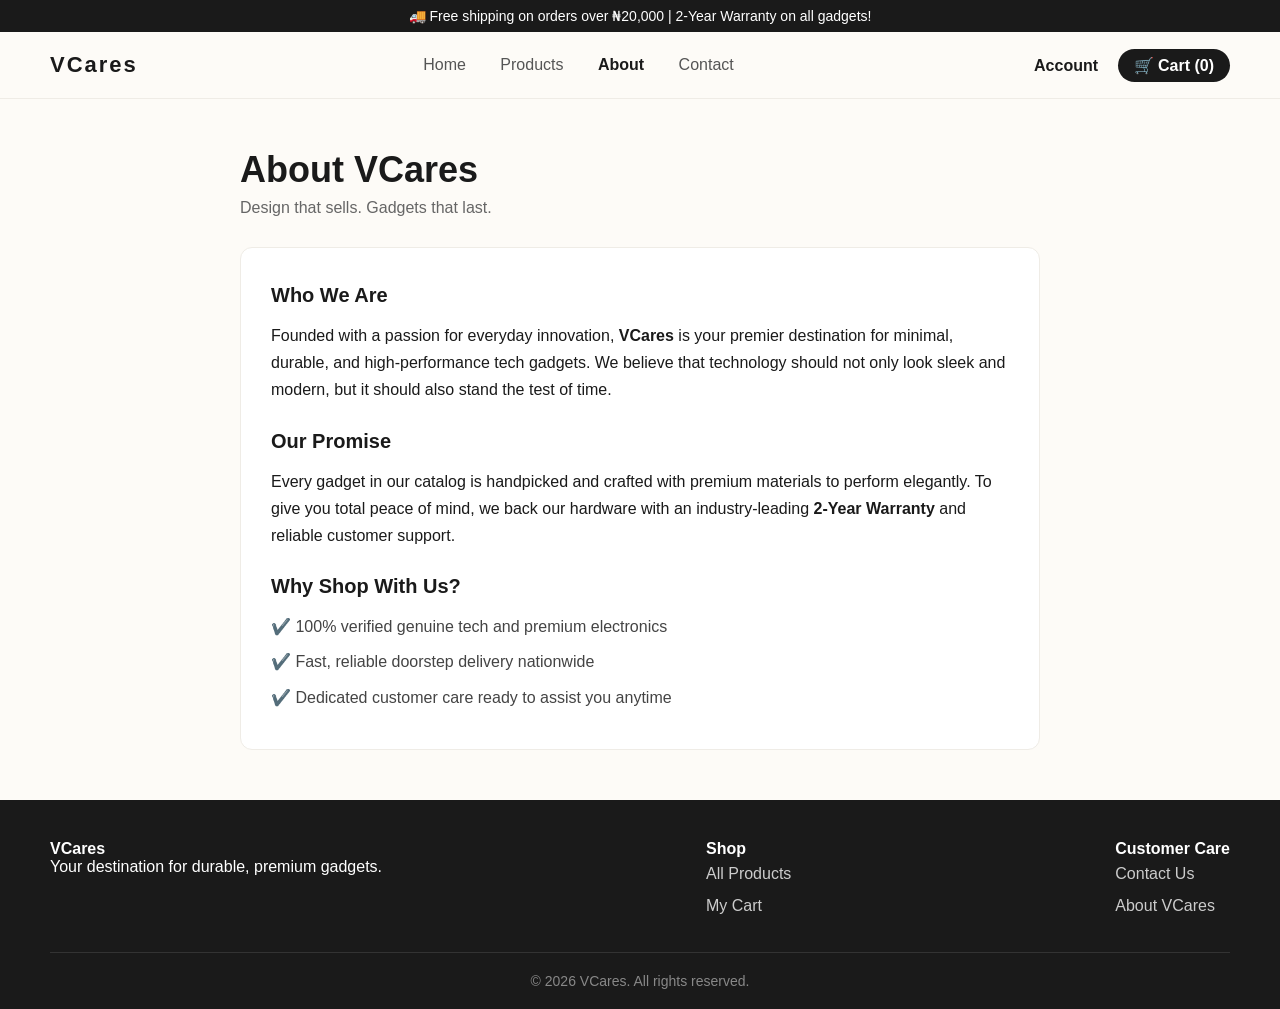
<file: about.html>
<!DOCTYPE html>
<html lang="en">
<head>
  <meta charset="UTF-8" />
  <meta name="viewport" content="width=device-width, initial-scale=1.0" />
  <title>About Us | VCares</title>
  <link rel="stylesheet" href="style.css" />
</head>
<body>

  <!-- TOP ANNOUNCEMENT BAR -->
  <div id="top-bar">
    <p>🚚 Free shipping on orders over ₦20,000 | 2-Year Warranty on all gadgets!</p>
  </div>

  <!-- MAIN HEADER / NAVIGATION BAR -->
  <header id="main-header">
    <div id="logo">
      <a href="index.html">VCares</a>
    </div>

    <nav id="nav-menu">
      <a href="index.html">Home</a>
      <a href="products.html">Products</a>
      <a href="about.html" class="active">About</a>
      <a href="contact.html">Contact</a>
    </nav>

    <div id="header-actions">
      <a href="account.html" id="account-btn">Account</a>
      <a href="cart.html" id="cart-btn">
        🛒 Cart (<span id="cart-count">0</span>)
      </a>
    </div>
  </header>

  <!-- ABOUT PAGE CONTENT -->
  <section class="page-container">
    <h1>About VCares</h1>
    <p class="subtitle">Design that sells. Gadgets that last.</p>
    
    <div class="content-box">
      <h3>Who We Are</h3>
      <p>
        Founded with a passion for everyday innovation, <strong>VCares</strong> is your premier destination for minimal, durable, and high-performance tech gadgets. We believe that technology should not only look sleek and modern, but it should also stand the test of time.
      </p>

      <h3>Our Promise</h3>
      <p>
        Every gadget in our catalog is handpicked and crafted with premium materials to perform elegantly. To give you total peace of mind, we back our hardware with an industry-leading <strong>2-Year Warranty</strong> and reliable customer support.
      </p>

      <h3>Why Shop With Us?</h3>
      <ul class="about-list">
        <li>✔️ 100% verified genuine tech and premium electronics</li>
        <li>✔️ Fast, reliable doorstep delivery nationwide</li>
        <li>✔️ Dedicated customer care ready to assist you anytime</li>
      </ul>
    </div>
  </section>

  <!-- FOOTER -->
  <footer id="main-footer">
    <div id="footer-links">
      <div>
        <h4>VCares</h4>
        <p>Your destination for durable, premium gadgets.</p>
      </div>
      <div>
        <h4>Shop</h4>
        <a href="products.html">All Products</a><br>
        <a href="cart.html">My Cart</a>
      </div>
      <div>
        <h4>Customer Care</h4>
        <a href="contact.html">Contact Us</a><br>
        <a href="about.html">About VCares</a>
      </div>
    </div>
    <div id="footer-bottom">
      <p>&copy; 2026 VCares. All rights reserved.</p>
    </div>
  </footer>

  <script src="main.js"></script>
</body>
</html>
</file>
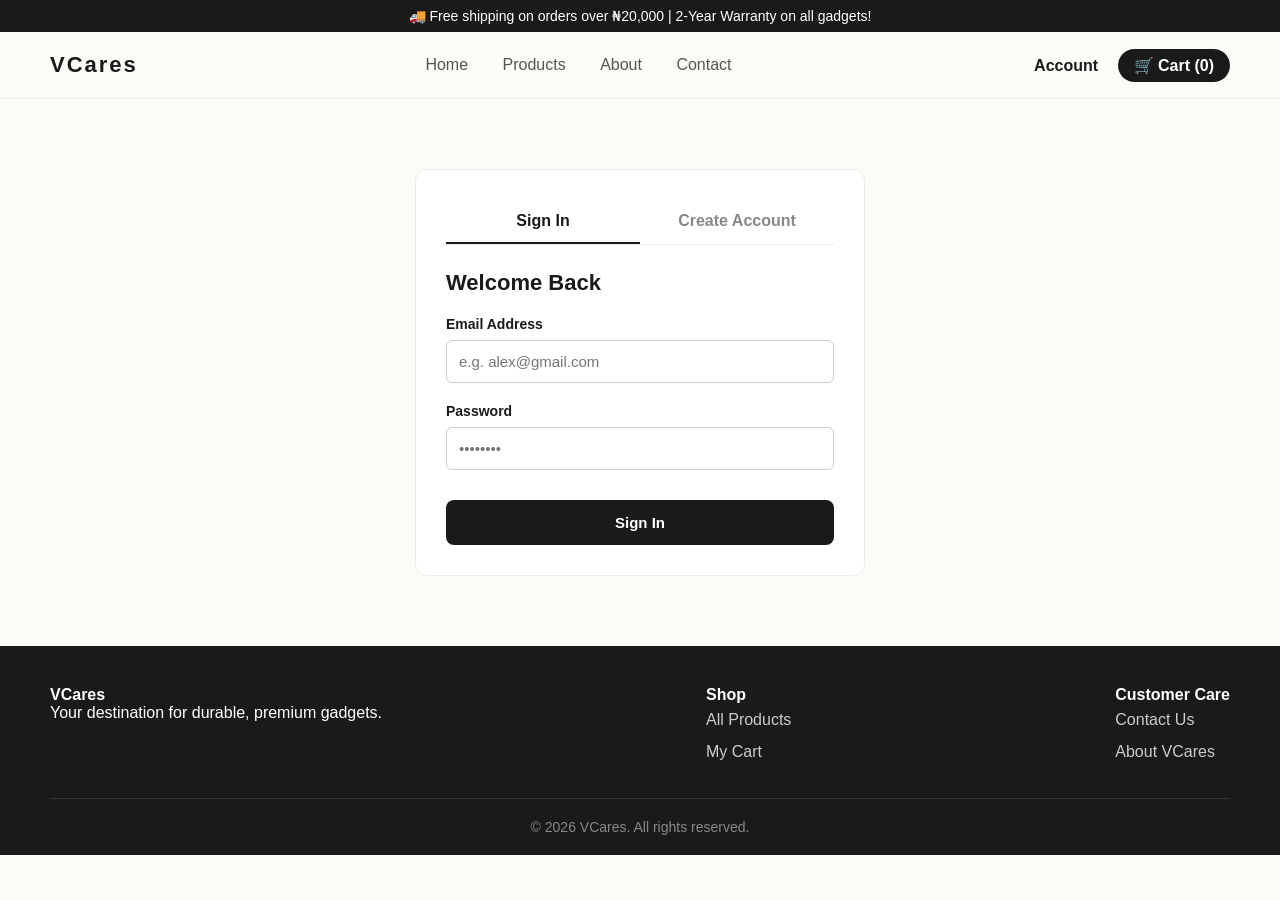
<file: account.html>
<!DOCTYPE html>
<html lang="en">
<head>
  <meta charset="UTF-8" />
  <meta name="viewport" content="width=device-width, initial-scale=1.0" />
  <title>Account | VCares</title>
  <link rel="stylesheet" href="style.css" />
</head>
<body>

  <!-- TOP ANNOUNCEMENT BAR -->
  <div id="top-bar">
    <p>🚚 Free shipping on orders over ₦20,000 | 2-Year Warranty on all gadgets!</p>
  </div>

  <!-- MAIN HEADER / NAVIGATION BAR -->
  <header id="main-header">
    <div id="logo">
      <a href="index.html">VCares</a>
    </div>

    <nav id="nav-menu">
      <a href="index.html">Home</a>
      <a href="products.html">Products</a>
      <a href="about.html">About</a>
      <a href="contact.html">Contact</a>
    </nav>

    <div id="header-actions">
      <a href="account.html" id="account-btn" class="active">Account</a>
      <a href="cart.html" id="cart-btn">
        🛒 Cart (<span id="cart-count">0</span>)
      </a>
    </div>
  </header>

  <!-- ACCOUNT PAGE CONTAINER -->
  <section class="page-container">

    <!-- VIEW 1: AUTHENTICATION -->
    <div id="auth-container">
      <div class="auth-tabs">
        <button id="tab-login" class="auth-tab-btn active" type="button" onclick="switchAuthTab('login')">Sign In</button>
        <button id="tab-register" class="auth-tab-btn" type="button" onclick="switchAuthTab('register')">Create Account</button>
      </div>

      <!-- Sign In Form -->
      <form id="login-form" class="auth-form">
        <h2>Welcome Back</h2>
        <div class="form-group">
          <label for="login-email">Email Address</label>
          <input type="email" id="login-email" placeholder="e.g. alex@gmail.com" required />
        </div>
        <div class="form-group">
          <label for="login-password">Password</label>
          <input type="password" id="login-password" placeholder="••••••••" required />
        </div>
        <button type="submit" class="auth-submit-btn">Sign In</button>
      </form>

      <!-- Register Form -->
      <form id="register-form" class="auth-form">
        <h2>Create an Account</h2>
        <div class="form-group">
          <label for="reg-name">Full Name</label>
          <input type="text" id="reg-name" placeholder="John Doe" required />
        </div>
        <div class="form-group">
          <label for="reg-email">Email Address</label>
          <input type="email" id="reg-email" placeholder="e.g. alex@gmail.com" required />
        </div>
        <div class="form-group">
          <label for="reg-phone">Phone Number</label>
          <input type="tel" id="reg-phone" placeholder="08012345678" required />
        </div>
        <div class="form-group">
          <label for="reg-password">Password</label>
          <input type="password" id="reg-password" placeholder="••••••••" required />
        </div>
        <button type="submit" class="auth-submit-btn">Create Account</button>
      </form>
    </div>

    <!-- VIEW 2: LOGGED-IN DASHBOARD -->
    <div id="dashboard-container" style="display: none;">
      <div class="dashboard-header">
        <h1>My Account</h1>
        <button class="logout-btn" type="button" onclick="handleLogout()">Sign Out</button>
      </div>
      <p class="subtitle">Manage your profile details and view order history.</p>

      <div id="account-grid">
        <div class="account-card">
          <h3>Profile Information</h3>
          <div id="account-info">
            <!-- Filled dynamically by account.js -->
          </div>
        </div>

        <div class="account-card">
          <h3>Recent Orders</h3>
          <div id="order-history">
            <!-- Filled dynamically by account.js -->
          </div>
        </div>
      </div>
    </div>

  </section>

  <!-- FOOTER -->
  <footer id="main-footer">
    <div id="footer-links">
      <div>
        <h4>VCares</h4>
        <p>Your destination for durable, premium gadgets.</p>
      </div>
      <div>
        <h4>Shop</h4>
        <a href="products.html">All Products</a><br>
        <a href="cart.html">My Cart</a>
      </div>
      <div>
        <h4>Customer Care</h4>
        <a href="contact.html">Contact Us</a><br>
        <a href="about.html">About VCares</a>
      </div>
    </div>
    <div id="footer-bottom">
      <p>&copy; 2026 VCares. All rights reserved.</p>
    </div>
  </footer>

  <script src="main.js"></script>
  <script src="account.js"></script>
</body>
</html>
</file>
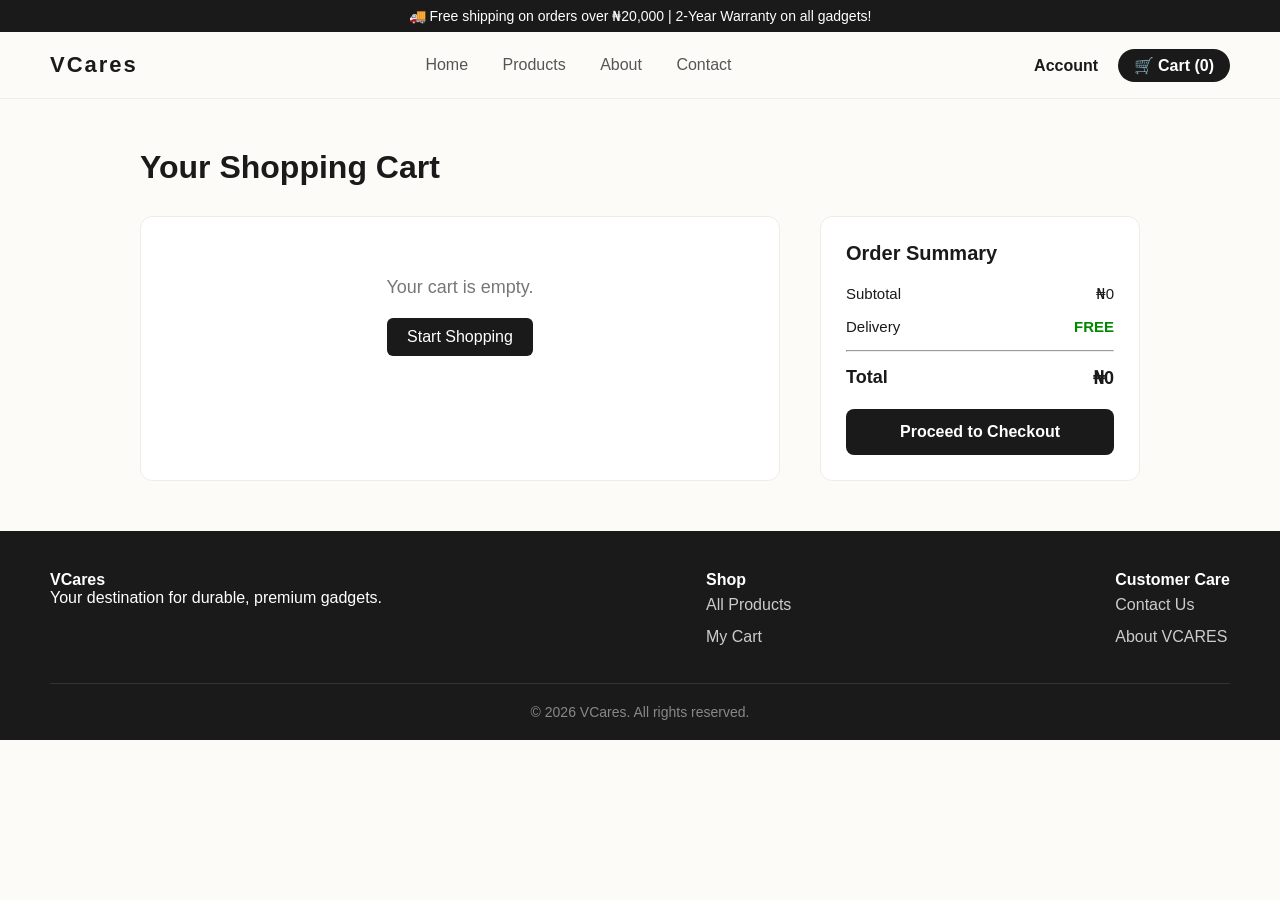
<file: cart.html>
<!DOCTYPE html>
<html lang="en">
<head>
  <meta charset="UTF-8" />
  <meta name="viewport" content="width=device-width, initial-scale=1.0" />
  <title>Shopping Cart | VCARES Store</title>
  <link rel="stylesheet" href="style.css" />
</head>
<body>

  <!-- TOP ANNOUNCEMENT BAR -->
  <div id="top-bar">
    <p>🚚 Free shipping on orders over ₦20,000 | 2-Year Warranty on all gadgets!</p>
  </div>

  <!-- MAIN HEADER / NAVIGATION BAR -->
  <header id="main-header">
    <div id="logo">
      <a href="index.html">VCares</a>
    </div>

    <nav id="nav-menu">
      <a href="index.html">Home</a>
      <a href="products.html">Products</a>
      <a href="about.html">About</a>
      <a href="contact.html">Contact</a>
    </nav>

    <div id="header-actions">
      <a href="account.html" id="account-btn">Account</a>
      <a href="cart.html" id="cart-btn" class="active">
        🛒 Cart (<span id="cart-count">0</span>)
      </a>
    </div>
  </header>

  <!-- CART PAGE CONTENT -->
  <section id="cart-section">
    <h1>Your Shopping Cart</h1>

    <div id="cart-container">
      <!-- CART ITEMS LIST -->
      <div id="cart-items-list">
        <!-- Filled dynamically by cart.js -->
      </div>

      <!-- ORDER SUMMARY CARD -->
      <div id="order-summary">
        <h2>Order Summary</h2>
        <div class="summary-row">
          <span>Subtotal</span>
          <span id="cart-subtotal">₦0</span>
        </div>
        <div class="summary-row">
          <span>Delivery</span>
          <span class="free-tag">FREE</span>
        </div>
        <hr />
        <div class="summary-row total-row">
          <span>Total</span>
          <span id="cart-grand-total">₦0</span>
        </div>
        <a href="checkout.html" id="proceed-checkout-btn">Proceed to Checkout</a>
      </div>
    </div>
  </section>

  <!-- FOOTER -->
  <footer id="main-footer">
    <div id="footer-links">
      <div>
        <h4>VCares</h4>
        <p>Your destination for durable, premium gadgets.</p>
      </div>
      <div>
        <h4>Shop</h4>
        <a href="products.html">All Products</a><br>
        <a href="cart.html">My Cart</a>
      </div>
      <div>
        <h4>Customer Care</h4>
        <a href="contact.html">Contact Us</a><br>
        <a href="about.html">About VCARES</a>
      </div>
    </div>
    <div id="footer-bottom">
      <p>&copy; 2026 VCares. All rights reserved.</p>
    </div>
  </footer>

  <script src="main.js"></script>
  <script src="cart.js"></script>
</body>
</html>
</file>
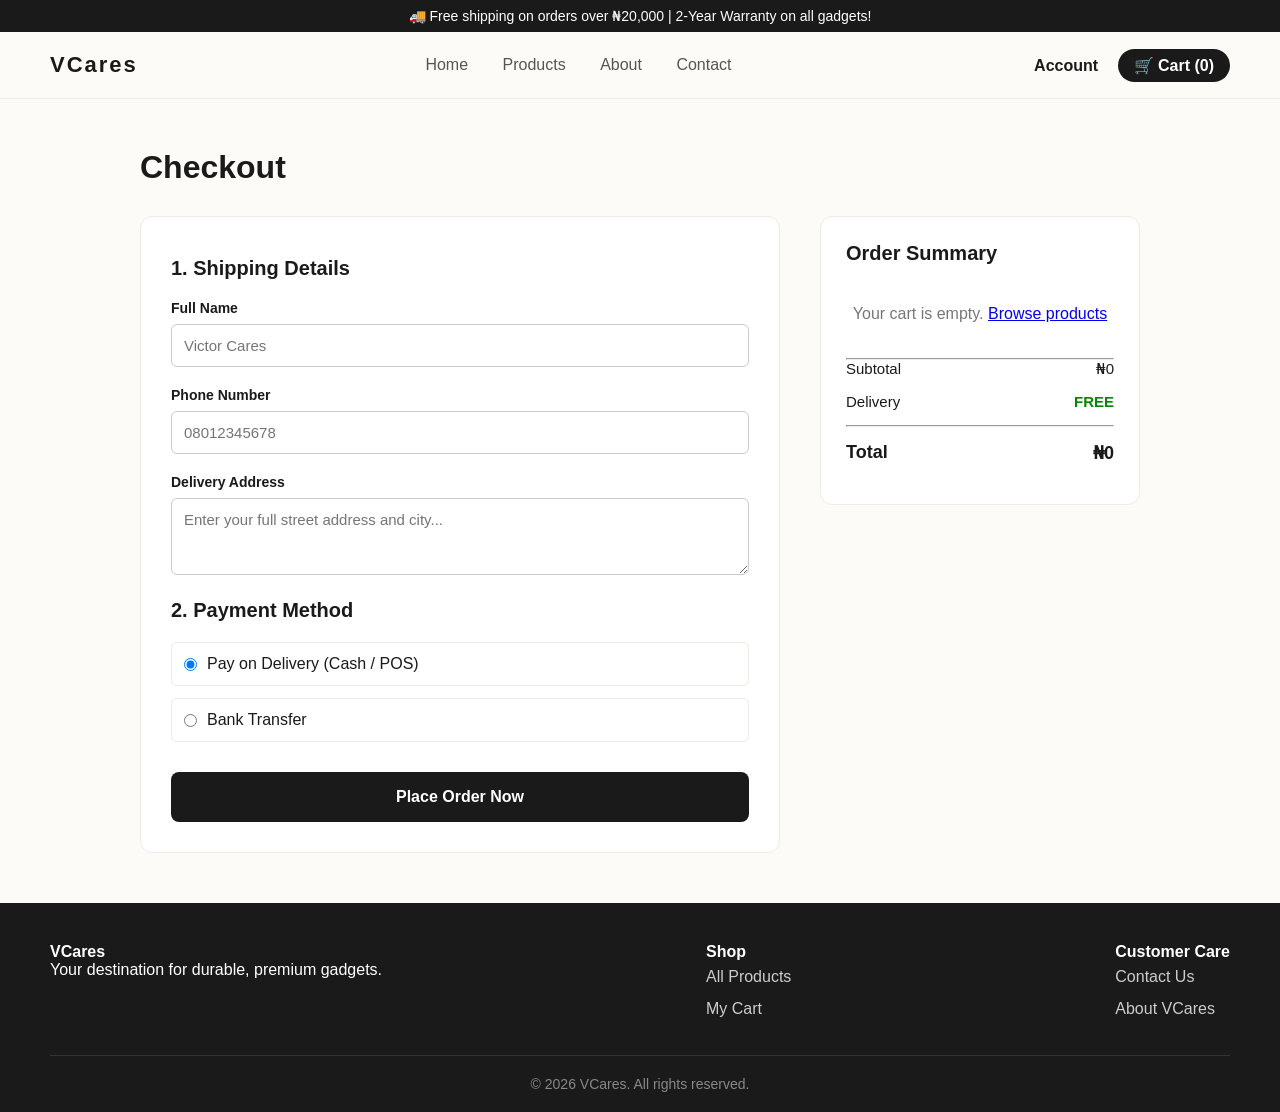
<file: checkout.html>
<!DOCTYPE html>
<html lang="en">
<head>
  <meta charset="UTF-8" />
  <meta name="viewport" content="width=device-width, initial-scale=1.0" />
  <title>Checkout | VCares</title>
  <link rel="stylesheet" href="style.css" />
</head>
<body>

  <!-- TOP ANNOUNCEMENT BAR -->
  <div id="top-bar">
    <p>🚚 Free shipping on orders over ₦20,000 | 2-Year Warranty on all gadgets!</p>
  </div>

  <!-- MAIN HEADER / NAVIGATION BAR -->
  <header id="main-header">
    <div id="logo">
      <a href="index.html">VCares</a>
    </div>

    <nav id="nav-menu">
      <a href="index.html">Home</a>
      <a href="products.html">Products</a>
      <a href="about.html">About</a>
      <a href="contact.html">Contact</a>
    </nav>

    <div id="header-actions">
      <a href="account.html" id="account-btn">Account</a>
      <a href="cart.html" id="cart-btn">
        🛒 Cart (<span id="cart-count">0</span>)
      </a>
    </div>
  </header>

  <!-- CHECKOUT SECTION -->
  <section id="checkout-section">
    <h1>Checkout</h1>

    <div id="checkout-container">
      <!-- SHIPPING FORM -->
      <form id="checkout-form" onsubmit="handleCheckout(event)">
        <h2>1. Shipping Details</h2>
        <div class="form-group">
          <label for="full-name">Full Name</label>
          <input type="text" id="full-name" placeholder="Victor Cares" required />
        </div>

        <div class="form-group">
          <label for="phone-number">Phone Number</label>
          <input type="tel" id="phone-number" placeholder="08012345678" required />
        </div>

        <div class="form-group">
          <label for="delivery-address">Delivery Address</label>
          <textarea id="delivery-address" rows="3" placeholder="Enter your full street address and city..." required></textarea>
        </div>

        <h2>2. Payment Method</h2>
        <div class="payment-options">
          <label class="payment-option">
            <input type="radio" name="payment" value="Pay on Delivery" checked />
            <span>Pay on Delivery (Cash / POS)</span>
          </label>
          <label class="payment-option">
            <input type="radio" name="payment" value="Bank Transfer" />
            <span>Bank Transfer</span>
          </label>
        </div>

        <button type="submit" id="place-order-btn">Place Order Now</button>
      </form>

      <!-- ORDER SUMMARY -->
      <div id="checkout-summary-card">
        <h2>Order Summary</h2>
        <div id="checkout-items-summary">
          <!-- Filled dynamically by checkout.js -->
        </div>
        <hr />
        <div class="summary-row">
          <span>Subtotal</span>
          <span id="checkout-subtotal">₦0</span>
        </div>
        <div class="summary-row">
          <span>Delivery</span>
          <span class="free-tag">FREE</span>
        </div>
        <hr />
        <div class="summary-row total-row">
          <span>Total</span>
          <span id="checkout-grand-total">₦0</span>
        </div>
      </div>
    </div>
  </section>

  <!-- FOOTER -->
  <footer id="main-footer">
    <div id="footer-links">
      <div>
        <h4>VCares</h4>
        <p>Your destination for durable, premium gadgets.</p>
      </div>
      <div>
        <h4>Shop</h4>
        <a href="products.html">All Products</a><br>
        <a href="cart.html">My Cart</a>
      </div>
      <div>
        <h4>Customer Care</h4>
        <a href="contact.html">Contact Us</a><br>
        <a href="about.html">About VCares</a>
      </div>
    </div>
    <div id="footer-bottom">
      <p>&copy; 2026 VCares. All rights reserved.</p>
    </div>
  </footer>

  <script src="main.js"></script>
  <script src="checkout.js"></script>
</body>
</html>
</file>
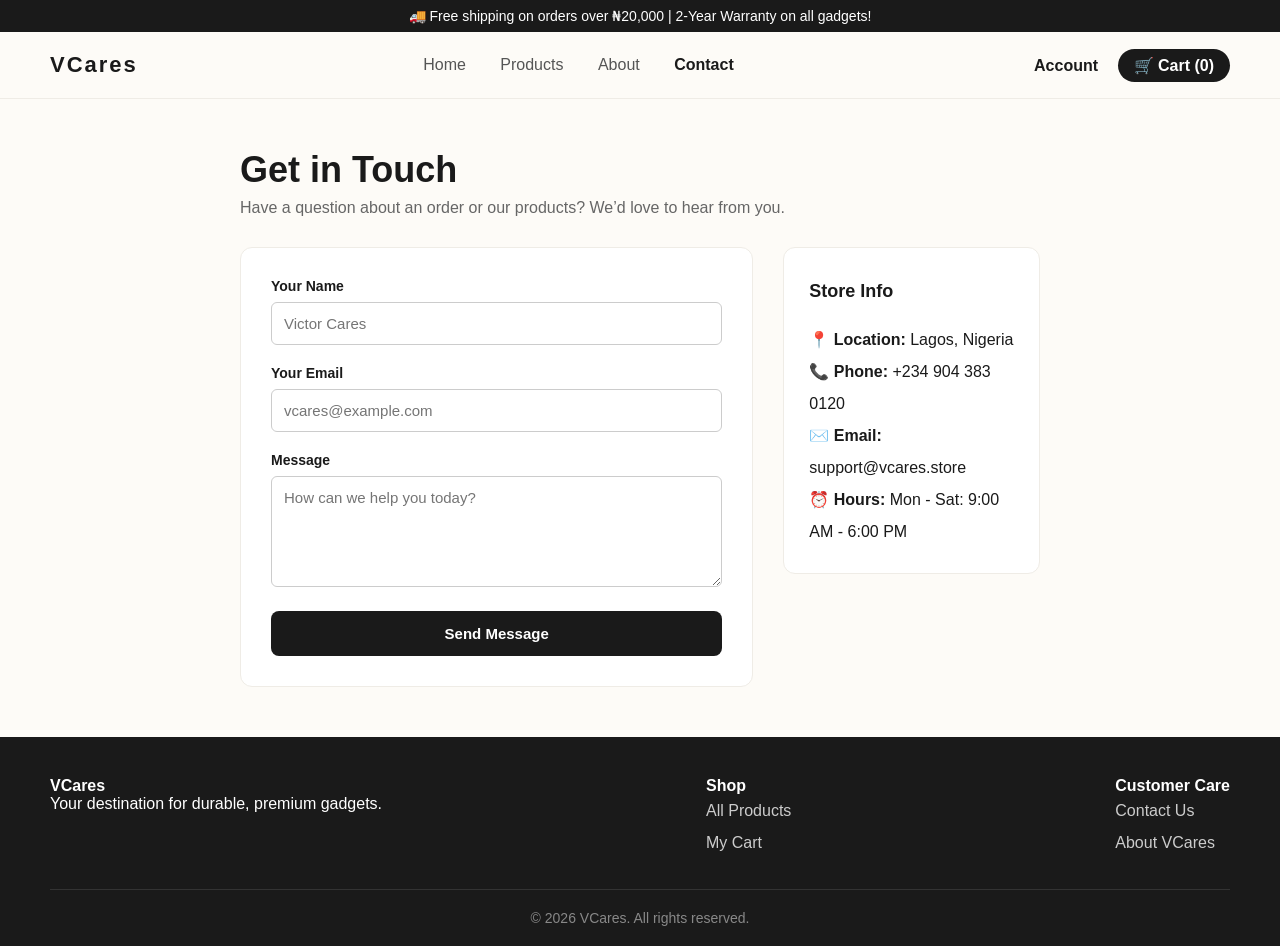
<file: contact.html>
<!DOCTYPE html>
<html lang="en">
<head>
  <meta charset="UTF-8" />
  <meta name="viewport" content="width=device-width, initial-scale=1.0" />
  <title>Contact Us | VCares</title>
  <link rel="stylesheet" href="style.css" />
</head>
<body>

  <!-- TOP ANNOUNCEMENT BAR -->
  <div id="top-bar">
    <p>🚚 Free shipping on orders over ₦20,000 | 2-Year Warranty on all gadgets!</p>
  </div>

  <!-- MAIN HEADER / NAVIGATION BAR -->
  <header id="main-header">
    <div id="logo">
      <a href="index.html">VCares</a>
    </div>

    <nav id="nav-menu">
      <a href="index.html">Home</a>
      <a href="products.html">Products</a>
      <a href="about.html">About</a>
      <a href="contact.html" class="active">Contact</a>
    </nav>

    <div id="header-actions">
      <a href="account.html" id="account-btn">Account</a>
      <a href="cart.html" id="cart-btn">
        🛒 Cart (<span id="cart-count">0</span>)
      </a>
    </div>
  </header>

  <!-- CONTACT PAGE CONTENT -->
  <section class="page-container">
    <h1>Get in Touch</h1>
    <p class="subtitle">Have a question about an order or our products? We’d love to hear from you.</p>

    <div class="contact-grid">
      <!-- Contact Form -->
      <form id="contact-form" onsubmit="handleContactSubmit(event)">
        <div class="form-group">
          <label for="contact-name">Your Name</label>
          <input type="text" id="contact-name" placeholder="Victor Cares" required />
        </div>

        <div class="form-group">
          <label for="contact-email">Your Email</label>
          <input type="email" id="contact-email" placeholder="vcares@example.com" required />
        </div>

        <div class="form-group">
          <label for="contact-message">Message</label>
          <textarea id="contact-message" rows="5" placeholder="How can we help you today?" required></textarea>
        </div>

        <button type="submit" id="send-msg-btn">Send Message</button>
      </form>

      <!-- Contact Info Box -->
      <div class="contact-info-card">
        <h3>Store Info</h3>
        <p><strong>📍 Location:</strong> Lagos, Nigeria</p>
        <p><strong>📞 Phone:</strong> +234 904 383 0120</p>
        <p><strong>✉️ Email:</strong> support@vcares.store</p>
        <p><strong>⏰ Hours:</strong> Mon - Sat: 9:00 AM - 6:00 PM</p>
      </div>
    </div>
  </section>

  <!-- FOOTER -->
  <footer id="main-footer">
    <div id="footer-links">
      <div>
        <h4>VCares</h4>
        <p>Your destination for durable, premium gadgets.</p>
      </div>
      <div>
        <h4>Shop</h4>
        <a href="products.html">All Products</a><br>
        <a href="cart.html">My Cart</a>
      </div>
      <div>
        <h4>Customer Care</h4>
        <a href="contact.html">Contact Us</a><br>
        <a href="about.html">About VCares</a>
      </div>
    </div>
    <div id="footer-bottom">
      <p>&copy; 2026 VCares. All rights reserved.</p>
    </div>
  </footer>

  <script>
    function handleContactSubmit(event) {
      event.preventDefault();
      alert("Thank you for reaching out! Your message has been sent successfully. We will get back to you soon.");
      document.getElementById('contact-form').reset();
    }
  </script>
  <script src="main.js"></script>
</body>
</html>
</file>
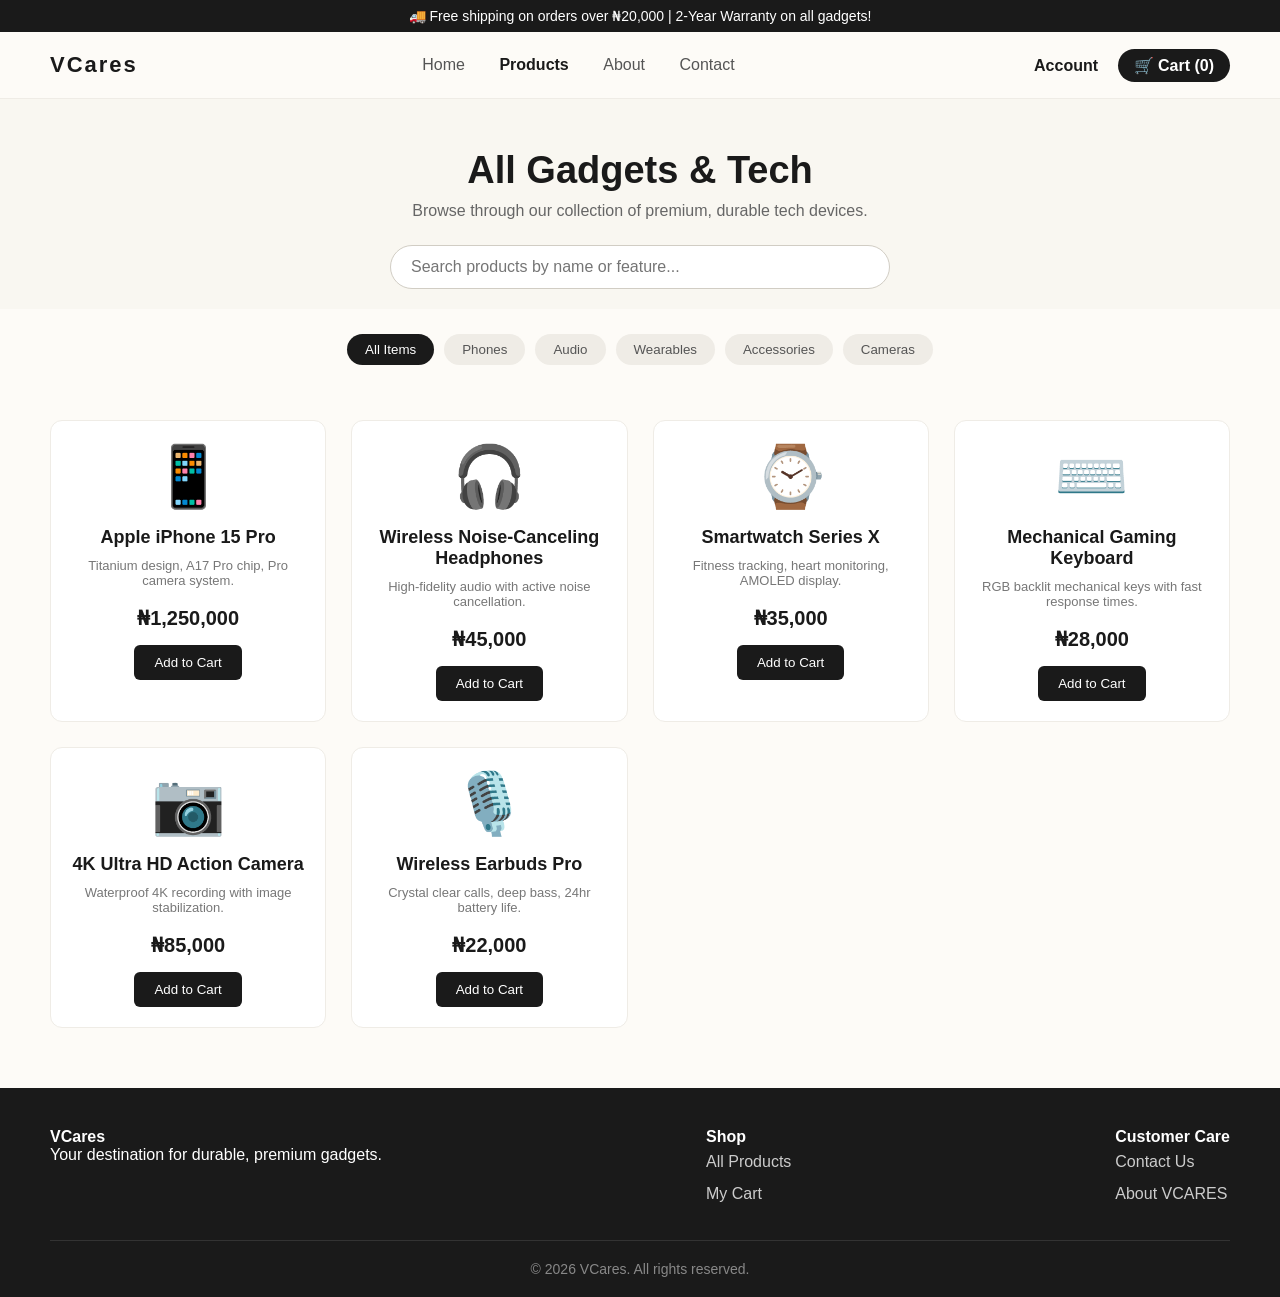
<file: products.html>
<!DOCTYPE html>
<html lang="en">
<head>
  <meta charset="UTF-8" />
  <meta name="viewport" content="width=device-width, initial-scale=1.0" />
  <title>All Products | VCARES Store</title>
  <link rel="stylesheet" href="style.css" />
</head>
<body>

  <!-- TOP ANNOUNCEMENT BAR -->
  <div id="top-bar">
    <p>🚚 Free shipping on orders over ₦20,000 | 2-Year Warranty on all gadgets!</p>
  </div>

  <!-- MAIN HEADER / NAVIGATION BAR -->
  <header id="main-header">
    <div id="logo">
      <a href="index.html">VCares</a>
    </div>

    <nav id="nav-menu">
      <a href="index.html">Home</a>
      <a href="products.html" class="active">Products</a>
      <a href="about.html">About</a>
      <a href="contact.html">Contact</a>
    </nav>

    <div id="header-actions">
      <a href="account.html" id="account-btn">Account</a>
      <a href="cart.html" id="cart-btn">
        🛒 Cart (<span id="cart-count">0</span>)
      </a>
    </div>
  </header>

  <!-- PRODUCTS HERO / SEARCH BAR SECTION -->
  <section id="products-header">
    <h1>All Gadgets & Tech</h1>
    <p>Browse through our collection of premium, durable tech devices.</p>
    
    <div id="search-box">
      <input 
        type="text" 
        id="search-input" 
        placeholder="Search products by name or feature..." 
        onkeyup="searchProducts()" 
      />
    </div>
  </section>

  <!-- CATEGORY FILTER TABS -->
  <section id="category-filters">
    <button class="filter-btn active" onclick="filterCategory('all', this)">All Items</button>
    <button class="filter-btn" onclick="filterCategory('phones', this)">Phones</button>
    <button class="filter-btn" onclick="filterCategory('audio', this)">Audio</button>
    <button class="filter-btn" onclick="filterCategory('wearables', this)">Wearables</button>
    <button class="filter-btn" onclick="filterCategory('accessories', this)">Accessories</button>
    <button class="filter-btn" onclick="filterCategory('cameras', this)">Cameras</button>
  </section>

  <!-- MAIN PRODUCTS GRID -->
  <section id="catalog-section">
    <div id="catalog-grid">
      <!-- Dynamically filled by products.js -->
    </div>
  </section>

  <!-- FOOTER -->
  <footer id="main-footer">
    <div id="footer-links">
      <div>
        <h4>VCares</h4>
        <p>Your destination for durable, premium gadgets.</p>
      </div>
      <div>
        <h4>Shop</h4>
        <a href="products.html">All Products</a><br>
        <a href="cart.html">My Cart</a>
      </div>
      <div>
        <h4>Customer Care</h4>
        <a href="contact.html">Contact Us</a><br>
        <a href="about.html">About VCARES</a>
      </div>
    </div>
    <div id="footer-bottom">
      <p>&copy; 2026 VCares. All rights reserved.</p>
    </div>
  </footer>

  <script src="main.js"></script>
  <script src="products.js"></script>
</body>
</html>
</file>
<file: style.css>
* {
  margin: 0;
  padding: 0;
  box-sizing: border-box;
  font-family: 'Segoe UI', Tahoma, Geneva, Verdana, sans-serif;
}

body {
  background-color: #FDFBF7;
  color: #1A1A1A;
}

/* TOP BAR */
#top-bar {
  background-color: #1A1A1A;
  color: #FFFFFF;
  text-align: center;
  padding: 8px 16px;
  font-size: 14px;
}

/* HEADER / NAVIGATION */
#main-header {
  display: flex;
  justify-content: space-between;
  align-items: center;
  padding: 20px 50px;
  background-color: #FDFBF7;
  border-bottom: 1px solid #EFECE6;
  position: sticky;
  top: 20px;
  z-index: 1000;
}

#logo a {
  font-size: 22px;
  font-weight: 800;
  letter-spacing: 2px;
  text-decoration: none;
  color: #1A1A1A;
}

#nav-menu a {
  margin: 0 15px;
  text-decoration: none;
  color: #555555;
  font-weight: 500;
}

#nav-menu a.active, #nav-menu a:hover {
  color: #1A1A1A;
  font-weight: 700;
}

#header-actions a {
  text-decoration: none;
  color: #1A1A1A;
  font-weight: 600;
  margin-left: 15px;
}

#cart-btn {
  background-color: #1A1A1A;
  color: #FFFFFF !important;
  padding: 8px 16px;
  border-radius: 20px;
}

/* HERO SECTION WITH BACKGROUND IMAGE */
#hero {
  padding: 100px 50px;
  background-image: url(./image/IMG_1754.JPG); 
  background-size: cover;
  background-position: center right;
  min-height: 520px;
  display: flex;
  align-items: center;
}

#hero-content {
  max-width: 550px;
}

#hero h1 {
  font-size: 52px;
  line-height: 1.8;
  margin-bottom: 20px;
}

#hero p {
  font-size: 18px;
  color: #555555;
  margin-bottom: 30px;
  line-height: 1.6;
}

#hero-buttons a {
  display: inline-block;
  padding: 14px 28px;
  border-radius: 8px;
  text-decoration: none;
  font-weight: 600;
  margin-right: 15px;
}

#explore-btn {
  background-color: #1A1A1A;
  color: #FFFFFF;
}

#learn-btn {
  border: 1px solid #1A1A1A;
  color: #1A1A1A;
}

/* FEATURES SECTION */
#features {
  display: flex;
  justify-content: space-around;
  padding: 40px 50px;
  background-color: #F5F2EB;
  border-top: 1px solid #EFECE6;
  border-bottom: 1px solid #EFECE6;
}

.feature-item {
  text-align: center;
}

.feature-item span {
  font-size: 24px;
}

.feature-item h3 {
  margin: 8px 0 4px;
}

.feature-item p {
  color: #666666;
  font-size: 14px;
}

/* FEATURED PRODUCTS */
#featured-products {
  padding: 60px 50px;
}

#featured-products h2 {
  font-size: 28px;
  margin-bottom: 30px;
}

#products-grid {
  display: grid;
  grid-template-columns: repeat(auto-fit, minmax(250px, 1fr));
  gap: 25px;
}

.product-card {
  background-color: #FFFFFF;
  border: 1px solid #EFECE6;
  border-radius: 12px;
  padding: 20px;
  text-align: center;
}

.product-image {
  font-size: 60px;
  margin-bottom: 15px;
}

.product-card h3 {
  font-size: 18px;
  margin-bottom: 10px;
}

.product-card .price {
  font-weight: 700;
  font-size: 20px;
  margin-bottom: 15px;
}

.product-card button {
  background-color: #1A1A1A;
  color: #FFFFFF;
  border: none;
  padding: 10px 20px;
  border-radius: 6px;
  cursor: pointer;
}

/* PRODUCTS PAGE STYLES */
#products-header {
  padding: 50px 50px 20px;
  text-align: center;
  background-color: #F9F7F1;
}

#products-header h1 {
  font-size: 38px;
  margin-bottom: 10px;
}

#products-header p {
  color: #666666;
  margin-bottom: 25px;
}

#search-box {
  max-width: 500px;
  margin: 0 auto;
}

#search-input {
  width: 100%;
  padding: 12px 20px;
  border-radius: 25px;
  border: 1px solid #D1CDC4;
  font-size: 16px;
  outline: none;
}

#search-input:focus {
  border-color: #1A1A1A;
}

/* CATEGORY FILTERS */
#category-filters {
  display: flex;
  justify-content: center;
  gap: 10px;
  padding: 25px 50px;
  flex-wrap: wrap;
  background-color: #FDFBF7;
}

.filter-btn {
  background-color: #EFECE6;
  border: none;
  padding: 8px 18px;
  border-radius: 20px;
  cursor: pointer;
  font-weight: 500;
  color: #555555;
  transition: all 0.2s ease;
}

.filter-btn.active, .filter-btn:hover {
  background-color: #1A1A1A;
  color: #FFFFFF;
}

/* CATALOG GRID & CARDS */
#catalog-section {
  padding: 30px 50px 60px;
}

#catalog-grid {
  display: grid;
  grid-template-columns: repeat(auto-fit, minmax(260px, 1fr));
  gap: 25px;
}

.product-card .desc {
  font-size: 13px;
  color: #777777;
  margin-bottom: 12px;
  min-height: 36px;
}

.no-products {
  grid-column: 1 / -1;
  text-align: center;
  color: #888888;
  font-size: 18px;
  padding: 40px 0;
}

/* CART PAGE STYLES */
#cart-section {
  padding: 50px;
  max-width: 1100px;
  margin: 0 auto;
}

#cart-section h1 {
  font-size: 32px;
  margin-bottom: 30px;
}

#cart-container {
  display: grid;
  grid-template-columns: 2fr 1fr;
  gap: 40px;
}

/* CART ITEMS */
#cart-items-list {
  background: #FFFFFF;
  border: 1px solid #EFECE6;
  border-radius: 12px;
  padding: 20px;
}

.cart-item {
  display: flex;
  justify-content: space-between;
  align-items: center;
  padding: 15px 0;
  border-bottom: 1px solid #EFECE6;
}

.cart-item:last-child {
  border-bottom: none;
}

.cart-item-info h3 {
  font-size: 16px;
  margin-bottom: 4px;
}

.unit-price {
  font-size: 13px;
  color: #777;
}

.cart-item-qty {
  display: flex;
  align-items: center;
  gap: 10px;
}

.cart-item-qty button {
  width: 28px;
  height: 28px;
  border: 1px solid #CCC;
  background: #F5F2EB;
  border-radius: 4px;
  cursor: pointer;
  font-weight: bold;
}

.cart-item-total {
  font-weight: bold;
}

.remove-btn {
  background: none;
  border: none;
  color: #CC0000;
  font-size: 16px;
  cursor: pointer;
}

.empty-cart {
  text-align: center;
  padding: 40px 0;
}

.empty-cart p {
  font-size: 18px;
  color: #777;
  margin-bottom: 20px;
}

.shop-now-btn {
  display: inline-block;
  background-color: #1A1A1A;
  color: #FFF;
  padding: 10px 20px;
  border-radius: 6px;
  text-decoration: none;
}

/* ORDER SUMMARY */
#order-summary {
  background: #FFFFFF;
  border: 1px solid #EFECE6;
  border-radius: 12px;
  padding: 25px;
  height: fit-content;
}

#order-summary h2 {
  font-size: 20px;
  margin-bottom: 20px;
}

.summary-row {
  display: flex;
  justify-content: space-between;
  margin-bottom: 15px;
  font-size: 15px;
}

.free-tag {
  color: #008800;
  font-weight: bold;
}

.total-row {
  font-weight: bold;
  font-size: 18px;
  margin-top: 15px;
}

#proceed-checkout-btn {
  display: block;
  width: 100%;
  text-align: center;
  background-color: #1A1A1A;
  color: #FFFFFF;
  padding: 14px 0;
  border-radius: 8px;
  text-decoration: none;
  font-weight: 600;
  margin-top: 20px;
}

/* CHECKOUT PAGE STYLES */
#checkout-section {
  padding: 50px;
  max-width: 1100px;
  margin: 0 auto;
}

#checkout-section h1 {
  font-size: 32px;
  margin-bottom: 30px;
}

#checkout-container {
  display: grid;
  grid-template-columns: 2fr 1fr;
  gap: 40px;
}

#checkout-form {
  background: #FFFFFF;
  border: 1px solid #EFECE6;
  border-radius: 12px;
  padding: 30px;
}

#checkout-form h2 {
  font-size: 20px;
  margin-bottom: 20px;
  margin-top: 10px;
}

.form-group {
  margin-bottom: 20px;
}

.form-group label {
  display: block;
  font-weight: 600;
  margin-bottom: 8px;
  font-size: 14px;
}

.form-group input, .form-group textarea {
  width: 100%;
  padding: 12px;
  border: 1px solid #CCC;
  border-radius: 6px;
  font-size: 15px;
  outline: none;
}

.form-group input:focus, .form-group textarea:focus {
  border-color: #1A1A1A;
}

.payment-options {
  display: flex;
  flex-direction: column;
  gap: 12px;
  margin-bottom: 30px;
}

.payment-option {
  display: flex;
  align-items: center;
  gap: 10px;
  padding: 12px;
  border: 1px solid #EFECE6;
  border-radius: 6px;
  cursor: pointer;
}

#place-order-btn {
  width: 100%;
  background-color: #1A1A1A;
  color: #FFFFFF;
  border: none;
  padding: 16px;
  border-radius: 8px;
  font-size: 16px;
  font-weight: 600;
  cursor: pointer;
}

#checkout-summary-card {
  background: #FFFFFF;
  border: 1px solid #EFECE6;
  border-radius: 12px;
  padding: 25px;
  height: fit-content;
}

#checkout-summary-card h2 {
  font-size: 20px;
  margin-bottom: 20px;
}

.checkout-item-row {
  display: flex;
  justify-content: space-between;
  margin-bottom: 12px;
  font-size: 14px;
}

.empty-msg {
  color: #777;
  text-align: center;
  padding: 20px 0;
}

/* ABOUT & CONTACT PAGES STYLES */
.page-container {
  padding: 50px;
  max-width: 900px;
  margin: 0 auto;
}

.page-container h1 {
  font-size: 36px;
  margin-bottom: 8px;
}

.subtitle {
  color: #666666;
  font-size: 16px;
  margin-bottom: 30px;
}

.content-box {
  background: #FFFFFF;
  border: 1px solid #EFECE6;
  border-radius: 12px;
  padding: 30px;
  line-height: 1.7;
}

.content-box h3 {
  margin-top: 20px;
  margin-bottom: 10px;
  font-size: 20px;
}

.content-box h3:first-child {
  margin-top: 0;
}

.about-list {
  list-style: none;
  margin-top: 10px;
}

.about-list li {
  margin-bottom: 8px;
  color: #444444;
}

/* CONTACT GRID */
.contact-grid {
  display: grid;
  grid-template-columns: 2fr 1fr;
  gap: 30px;
}

#contact-form {
  background: #FFFFFF;
  border: 1px solid #EFECE6;
  border-radius: 12px;
  padding: 30px;
}

#send-msg-btn {
  width: 100%;
  background-color: #1A1A1A;
  color: #FFFFFF;
  border: none;
  padding: 14px;
  border-radius: 8px;
  font-size: 15px;
  font-weight: 600;
  cursor: pointer;
}

.contact-info-card {
  background: #FFFFFF;
  border: 1px solid #EFECE6;
  border-radius: 12px;
  padding: 25px;
  height: fit-content;
  line-height: 2;
}

.contact-info-card h3 {
  font-size: 18px;
  margin-bottom: 15px;
}

/* AUTH & DASHBOARD STYLES */
#auth-container {
  max-width: 450px;
  margin: 20px auto;
  background: #FFFFFF;
  border: 1px solid #EFECE6;
  border-radius: 12px;
  padding: 30px;
}

.auth-tabs {
  display: flex;
  margin-bottom: 25px;
  border-bottom: 1px solid #EFECE6;
}

.auth-tab-btn {
  flex: 1;
  padding: 12px;
  background: none;
  border: none;
  font-size: 16px;
  font-weight: 600;
  cursor: pointer;
  color: #888888;
  border-bottom: 2px solid transparent;
}

.auth-tab-btn.active {
  color: #1A1A1A;
  border-bottom: 2px solid #1A1A1A;
}

.auth-form h2 {
  font-size: 22px;
  margin-bottom: 20px;
}

.auth-submit-btn {
  width: 100%;
  background-color: #1A1A1A;
  color: #FFFFFF;
  border: none;
  padding: 14px;
  border-radius: 8px;
  font-size: 15px;
  font-weight: 600;
  cursor: pointer;
  margin-top: 10px;
}

.dashboard-header {
  display: flex;
  justify-content: space-between;
  align-items: center;
  margin-bottom: 10px;
}

.logout-btn {
  background-color: #EFECE6;
  border: none;
  padding: 8px 16px;
  border-radius: 6px;
  cursor: pointer;
  font-weight: 600;
}

.logout-btn:hover {
  background-color: #CC0000;
  color: #FFFFFF;
}

/* ACCOUNT DASHBOARD GRID */
#account-grid {
  display: grid;
  grid-template-columns: 1fr 1fr;
  gap: 30px;
  margin-top: 20px;
}

.account-card {
  background: #FFFFFF;
  border: 1px solid #EFECE6;
  border-radius: 12px;
  padding: 30px;
  line-height: 2;
  height: fit-content;
}

.account-card h3 {
  font-size: 20px;
  margin-bottom: 15px;
  border-bottom: 1px solid #EFECE6;
  padding-bottom: 8px;
}

/* ORDER HISTORY LIST STYLES */
.order-item-card {
  border: 1px solid #EFECE6;
  background: #FDFBF7;
  border-radius: 8px;
  padding: 15px;
  margin-bottom: 15px;
}

.order-header {
  display: flex;
  justify-content: space-between;
  font-size: 14px;
  margin-bottom: 8px;
}

.order-date {
  color: #777;
  font-size: 12px;
}

.order-total {
  font-size: 14px;
  margin-bottom: 10px;
}

.order-products-list {
  padding-left: 20px;
  font-size: 13px;
  color: #555;
}

.empty-msg {
  color: #777;
  margin-bottom: 15px;
}


/* FOOTER */
#main-footer {
  background-color: #1A1A1A;
  color: #FFFFFF;
  padding: 40px 50px 20px;
}

#footer-links {
  display: flex;
  justify-content: space-between;
  margin-bottom: 30px;
}

#footer-links a {
  color: #CCCCCC;
  text-decoration: none;
  line-height: 2;
}

#footer-bottom {
  text-align: center;
  border-top: 1px solid #333333;
  padding-top: 20px;
  font-size: 14px;
  color: #888888;
}
</file>
